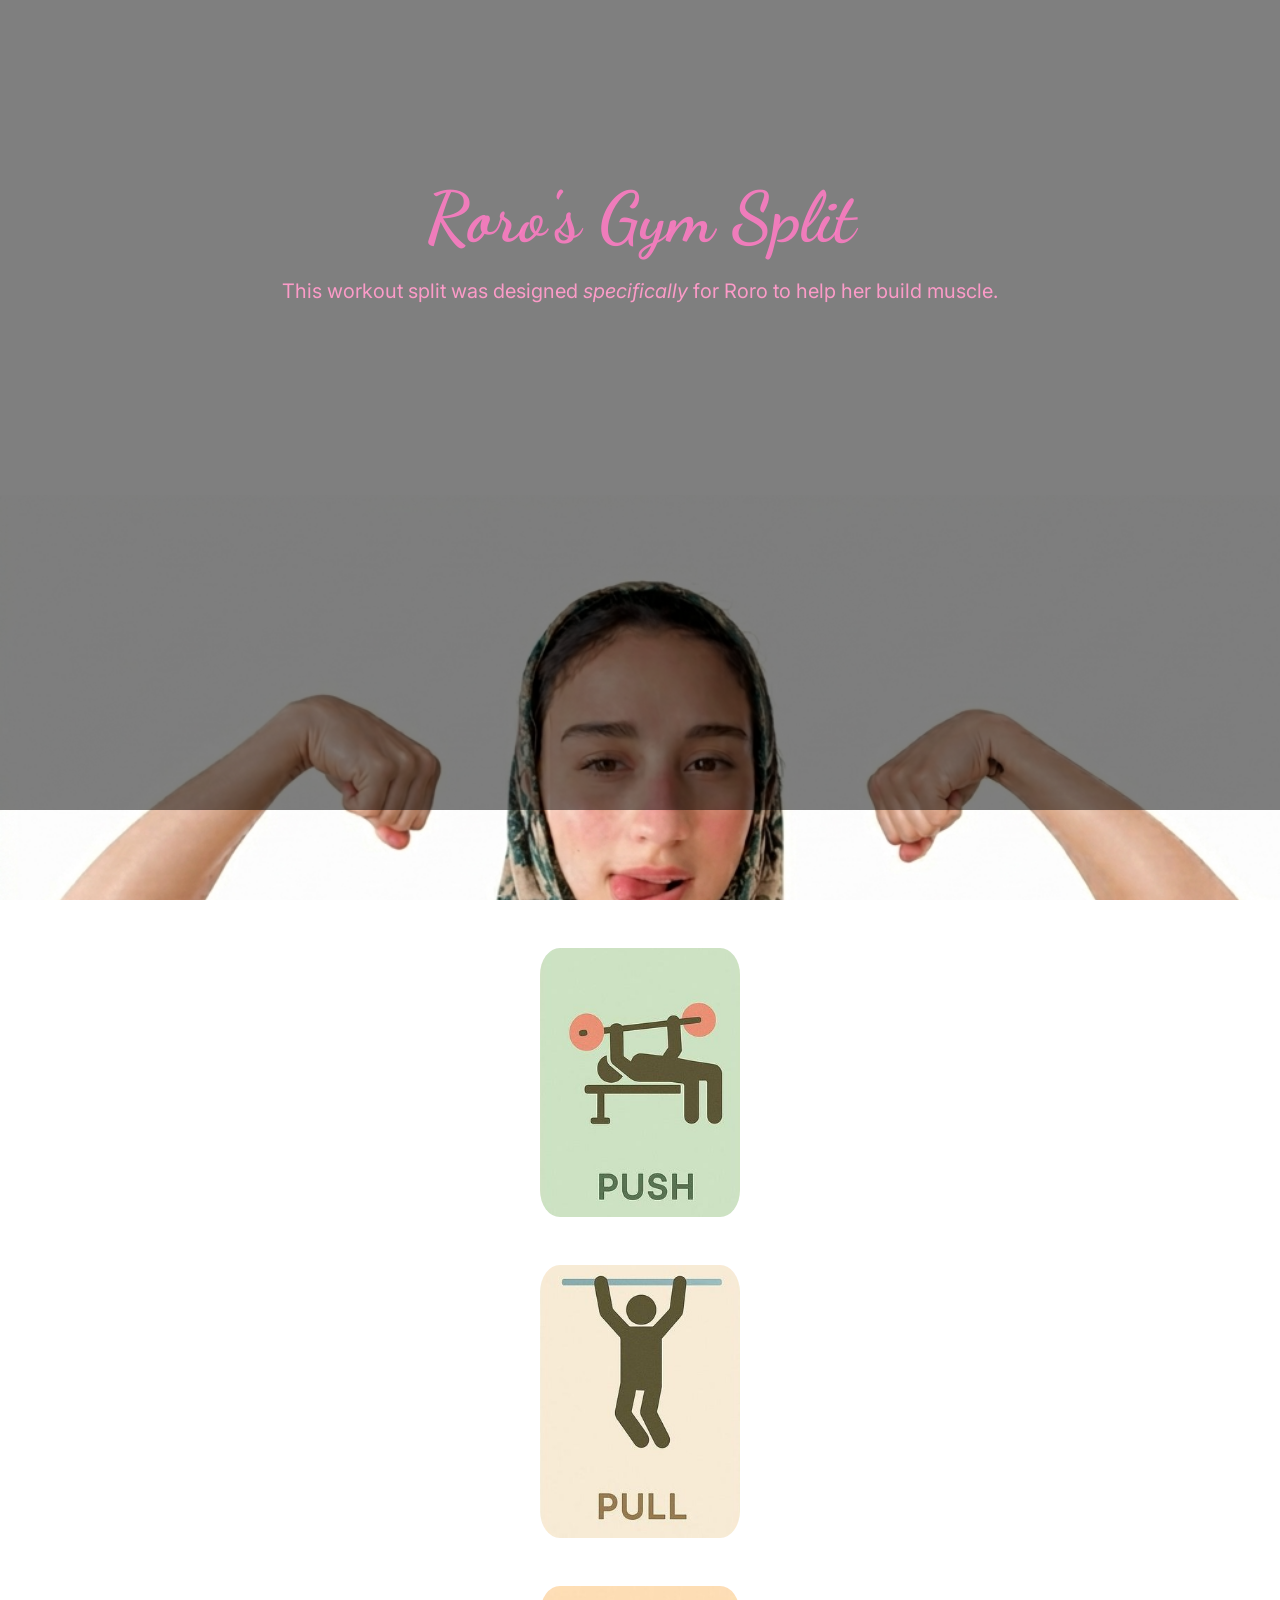
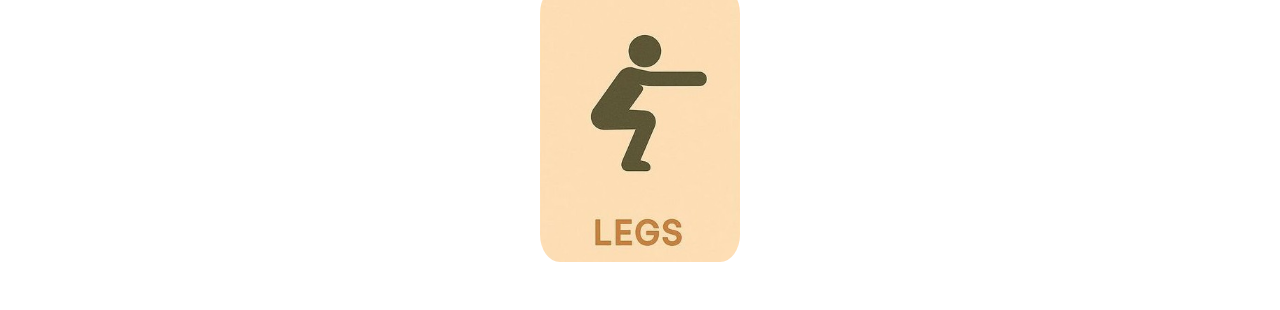
<file: index.html>
<!doctype html>
<html lang="en">
  <head>
    <meta charset="UTF-8" />
    <meta name="viewport" content="width=device-width, initial-scale=1.0" />
    <title>Roro split</title>
    <link rel="stylesheet" href="./CSS/bootstrap.min.css" />
    <link rel="stylesheet" href="./CSS/main.css" />
    <link rel="stylesheet" href="./CSS/all.min.css" />
    <link rel="preconnect" href="https://fonts.googleapis.com" />
    <link rel="preconnect" href="https://fonts.gstatic.com" crossorigin />
    <link
      href="https://fonts.googleapis.com/css2?family=Dancing+Script:wght@400..700&family=Inter:ital,opsz,wght@0,14..32,100..900;1,14..32,100..900&family=Roboto:ital,wght@0,100..900;1,100..900&display=swap"
      rel="stylesheet" />
  </head>
  <body>
    <header class="hero vh-100 d-flex justify-content-center align-items-start">
      <img
        src="./Images/Gemini_Generated_Image_e8m8rne8m8rne8m8.png"
        alt="roro"
        class="hero-img" />
      <div class="overlay"></div>
      <div class="content">
        <h1 class="text-center mt-5">Roro's Gym Split</h1>
        <p class="text-center fs-5 mt-3">
          This workout split was designed
          <span class="fst-italic">specifically</span> for Roro to help her
          build muscle.
        </p>
      </div>
    </header>

    <div class="container">
      <div class="inner my-5">
        <div class="buttons d-flex flex-column align-items-center gap-5 mb-4">
          <div class="push-button">
            <img
              src="./Images/Push.jpg"
              alt="push"
              id="push"
              style="cursor: pointer" />
          </div>
          <div class="pull-button">
            <img
              src="./Images/Pull.jpg"
              alt="pull"
              id="pull"
              style="cursor: pointer" />
          </div>
          <div class="legs-button">
            <img
              src="./Images/Legs.jpg"
              alt="legs"
              id="legs"
              style="cursor: pointer" />
          </div>
        </div>
      </div>
    </div>

    <script src="./JS/main.js"></script>
  </body>
</html>
</file>
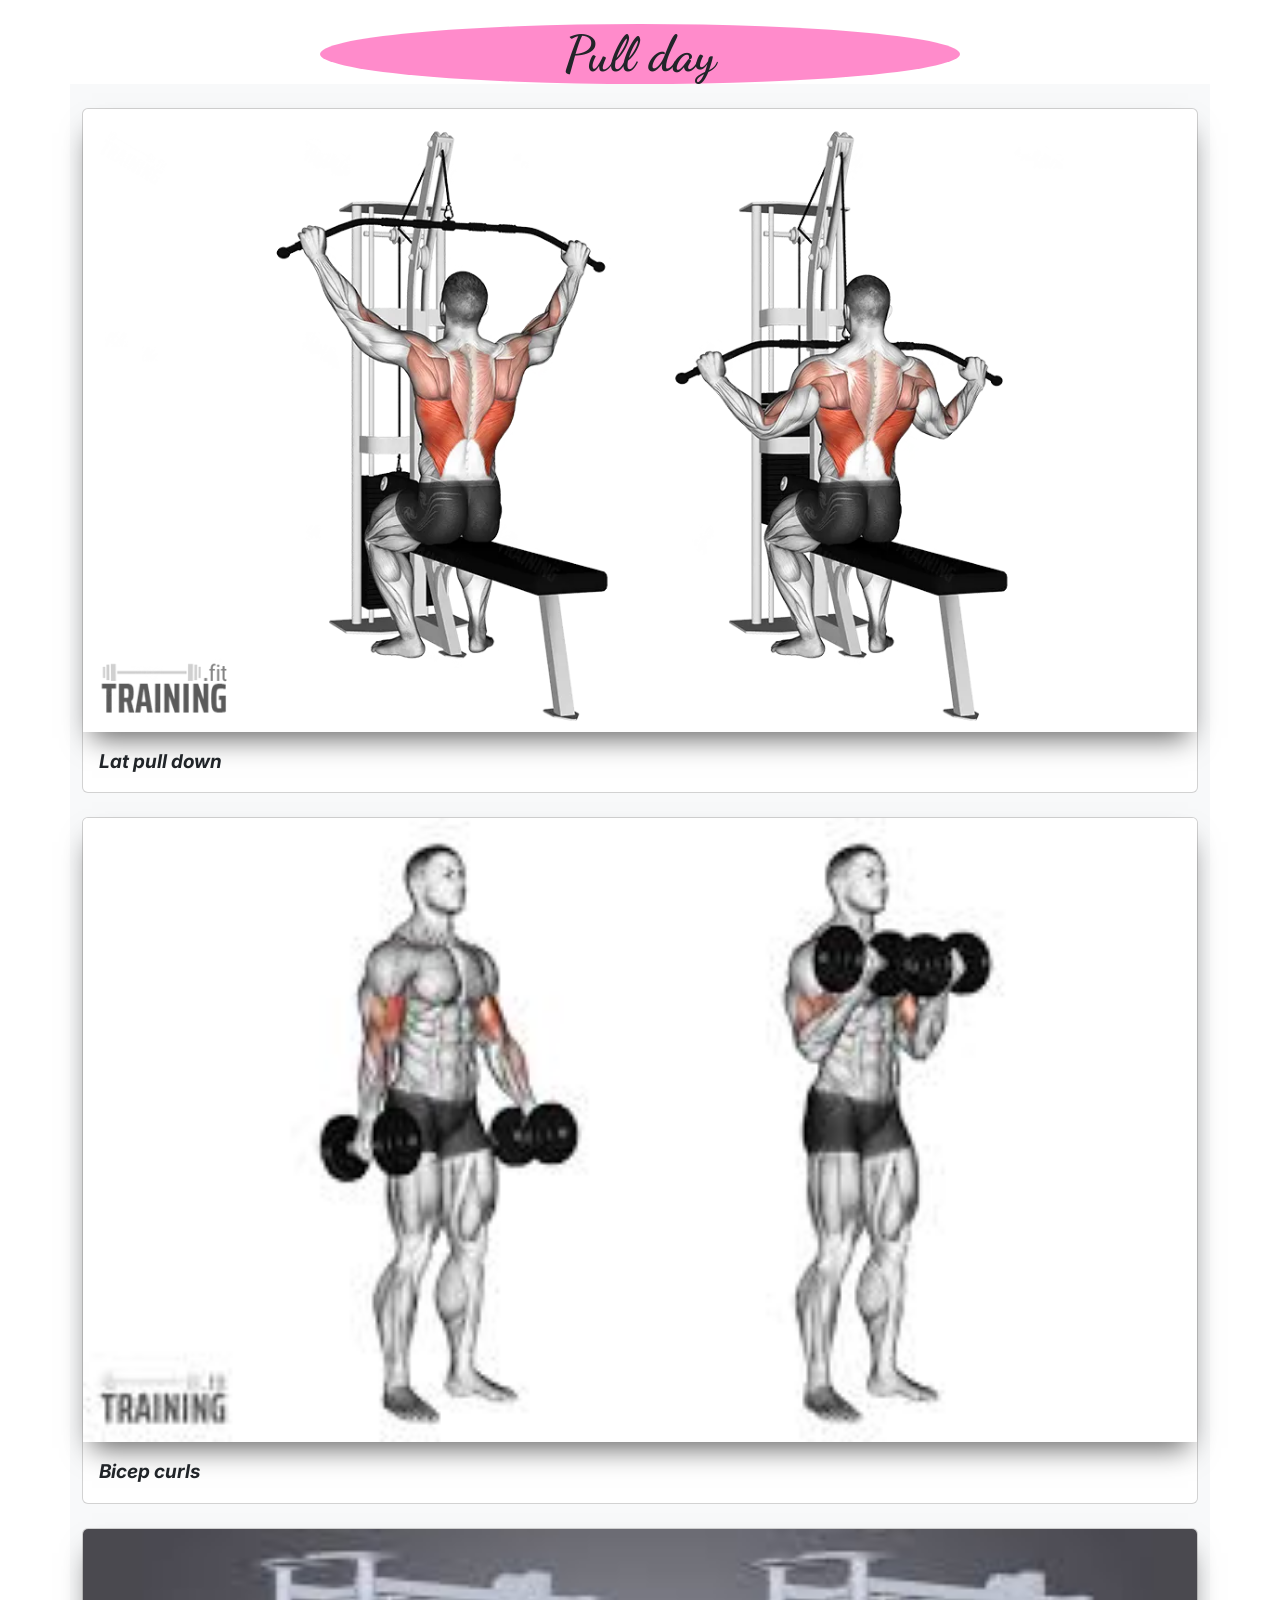
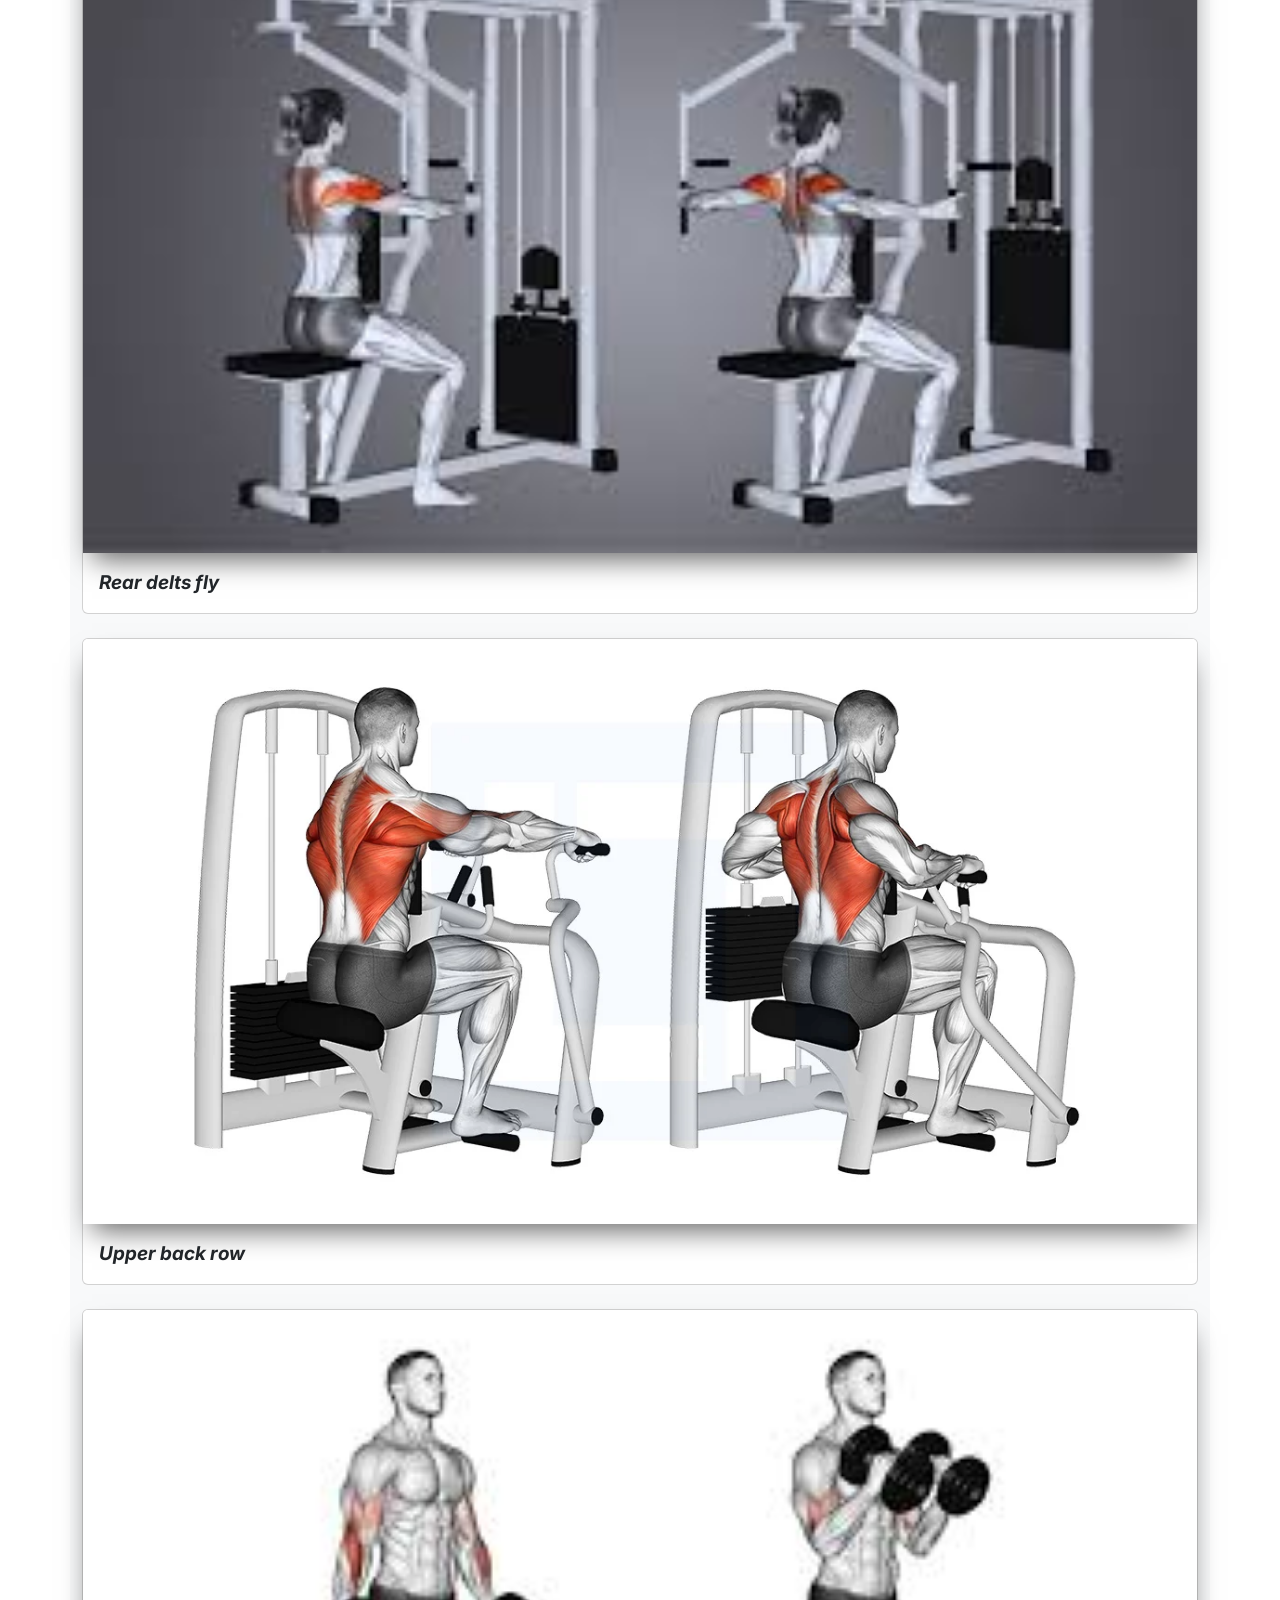
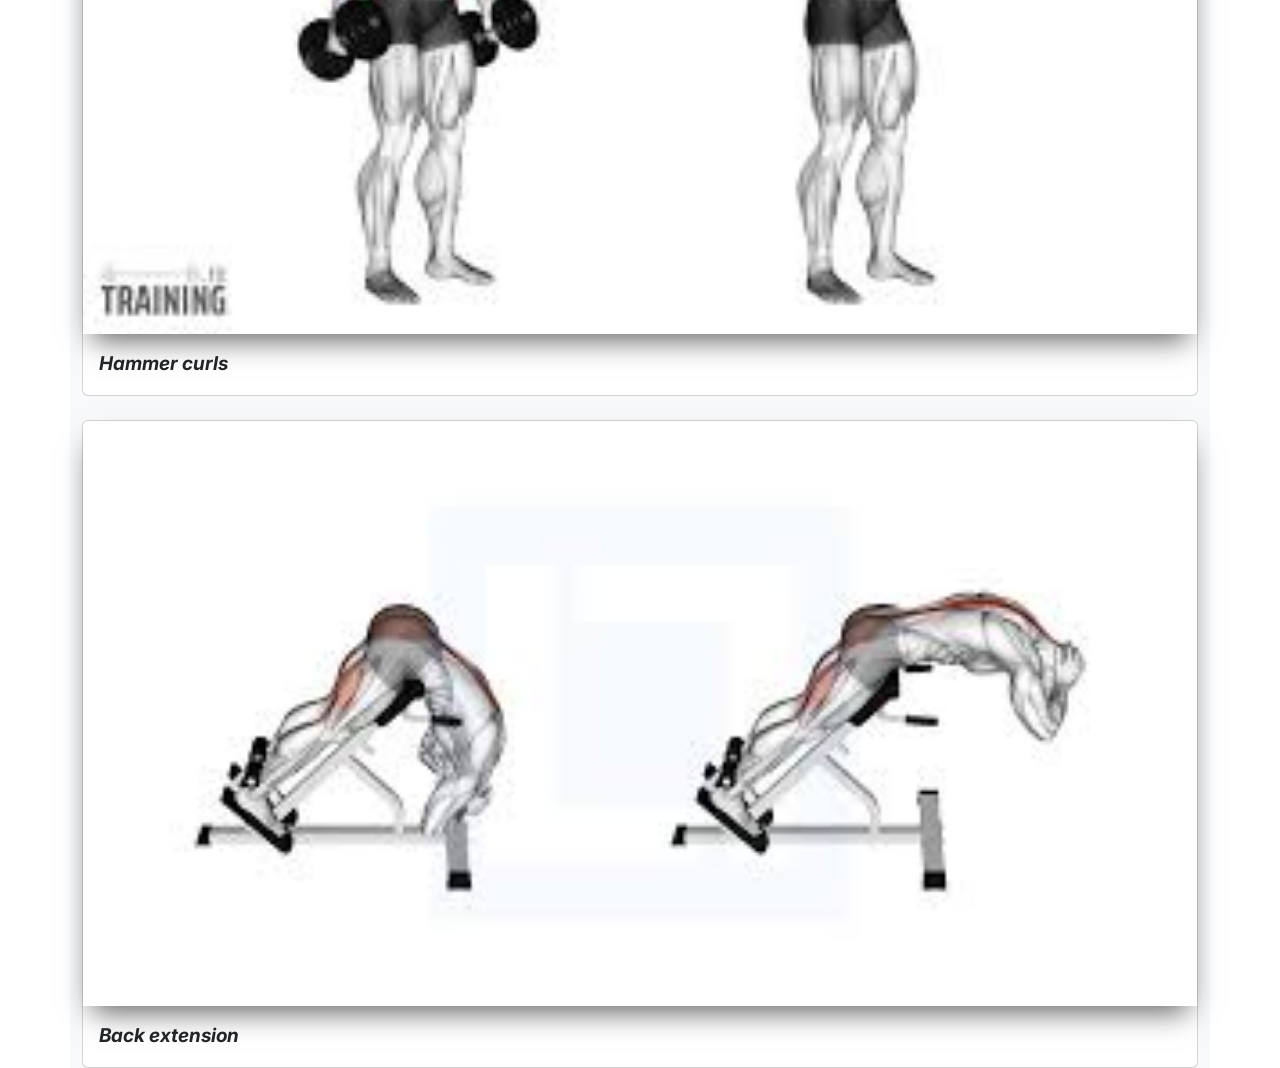
<file: pull.html>
<!doctype html>
<html lang="en">
  <head>
    <meta charset="UTF-8" />
    <meta name="viewport" content="width=device-width, initial-scale=1.0" />
    <title>Roro split</title>
    <link rel="stylesheet" href="./CSS/bootstrap.min.css" />
    <link rel="stylesheet" href="./CSS/pull.css" />
    <link rel="stylesheet" href="./CSS/all.min.css" />
    <link rel="preconnect" href="https://fonts.googleapis.com" />
    <link rel="preconnect" href="https://fonts.gstatic.com" crossorigin />
    <link
      href="https://fonts.googleapis.com/css2?family=Dancing+Script:wght@400..700&family=Inter:ital,opsz,wght@0,14..32,100..900;1,14..32,100..900&family=Roboto:ital,wght@0,100..900;1,100..900&display=swap"
      rel="stylesheet" />
  </head>
  <body>
    <h1 class="text-center mx-auto my-4">Pull day</h1>

    <div class="container bg-light">
      <div class="row g-4">
        <div class="col-12">
          <div class="inner">
              <div class="card">
                  <img src="./Images/lats.webp" class="card-img-top" alt="..." />
                  <div class="card-body">
                  <p class="card-text">Lat pull down</p>
              </div>
            </div>
          </div>
        </div>
        <div class="col-12">
          <div class="inner">
            <div class="card">
              <img
                src="./Images/bi.jpg"
                class="card-img-top"
                alt="..." />
              <div class="card-body">
                <p class="card-text">Bicep curls</p>
              </div>
            </div>
          </div>
        </div>
        <div class="col-12">
          <div class="inner">
            <div class="card">
              <img
                src="./Images/rear.jpg"
                class="card-img-top"
                alt="..." />
              <div class="card-body">
                <p class="card-text">Rear delts fly</p>
              </div>
            </div>
          </div>
        </div>
        <div class="col-12">
          <div class="inner">
            <div class="card">
              <img
                src="./Images/upper back.webp"
                class="card-img-top"
                alt="..." />
              <div class="card-body">
                <p class="card-text">Upper back row</p>
              </div>
            </div>
          </div>
        </div>
        <div class="col-12">
          <div class="inner">
            <div class="card">
              <img
                src="./Images/hammer.jpg"
                class="card-img-top"
                alt="..." />
              <div class="card-body">
                <p class="card-text">Hammer curls</p>
              </div>
            </div>
          </div>
        </div>
        <div class="col-12">
          <div class="inner">
            <div class="card">
              <img
                src="./Images/back ex.jpg"
                class="card-img-top"
                alt="..." />
              <div class="card-body">
                <p class="card-text">Back extension</p>
              </div>
            </div>
          </div>
        </div>

    <script src="./JS/main.js"></script>
  </body>
</html>
</file>
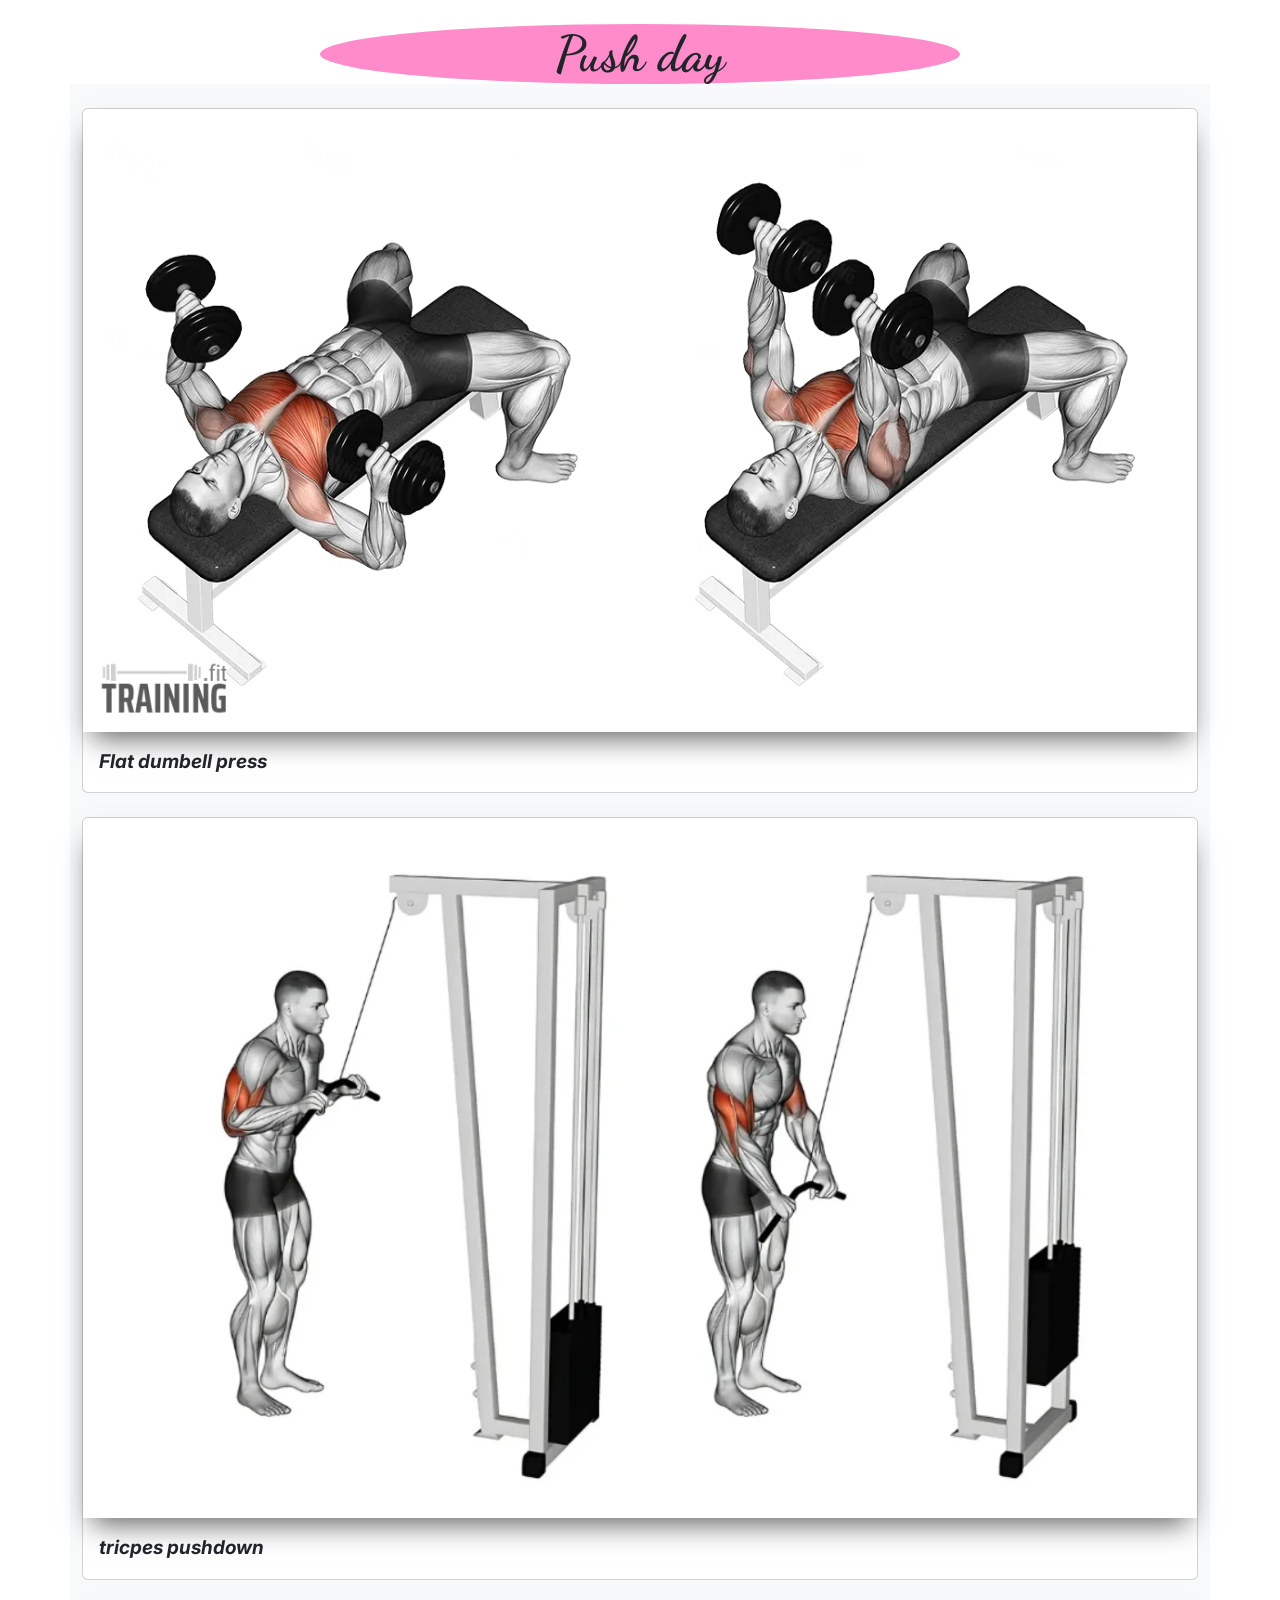
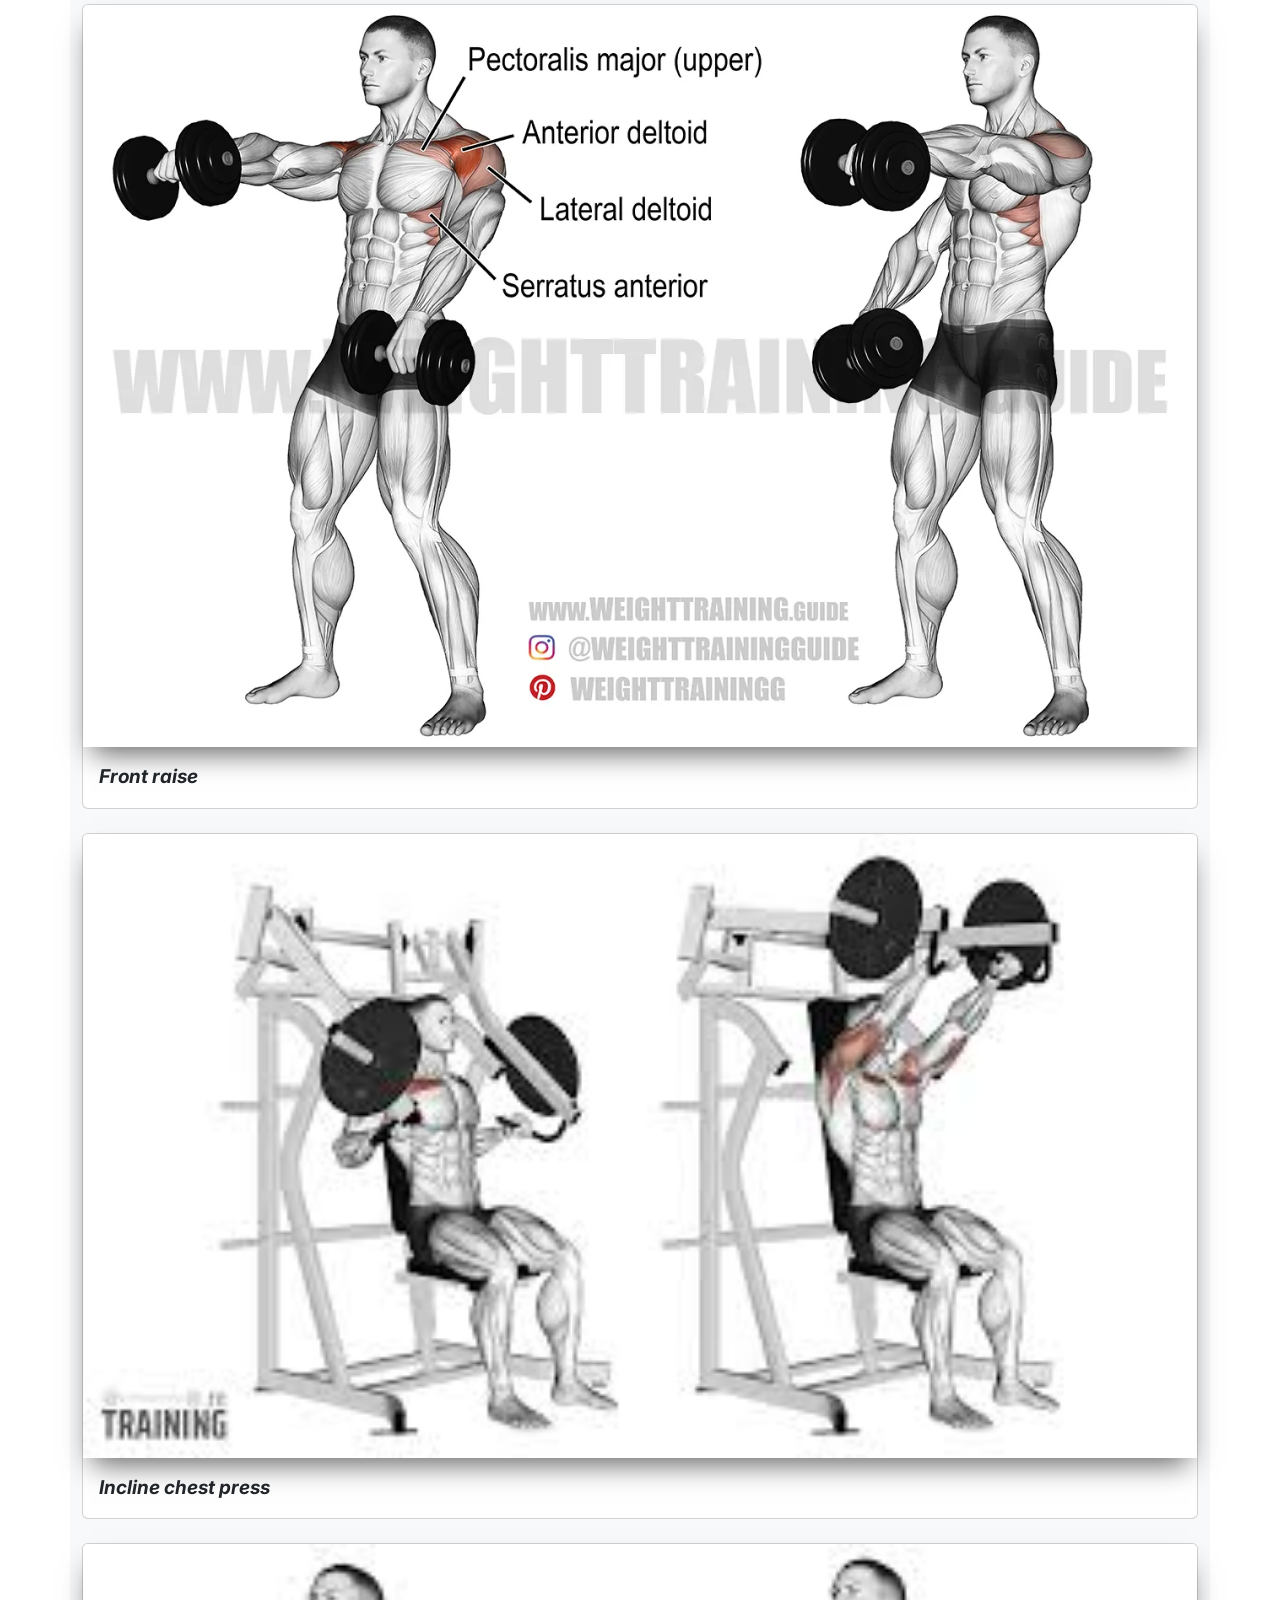
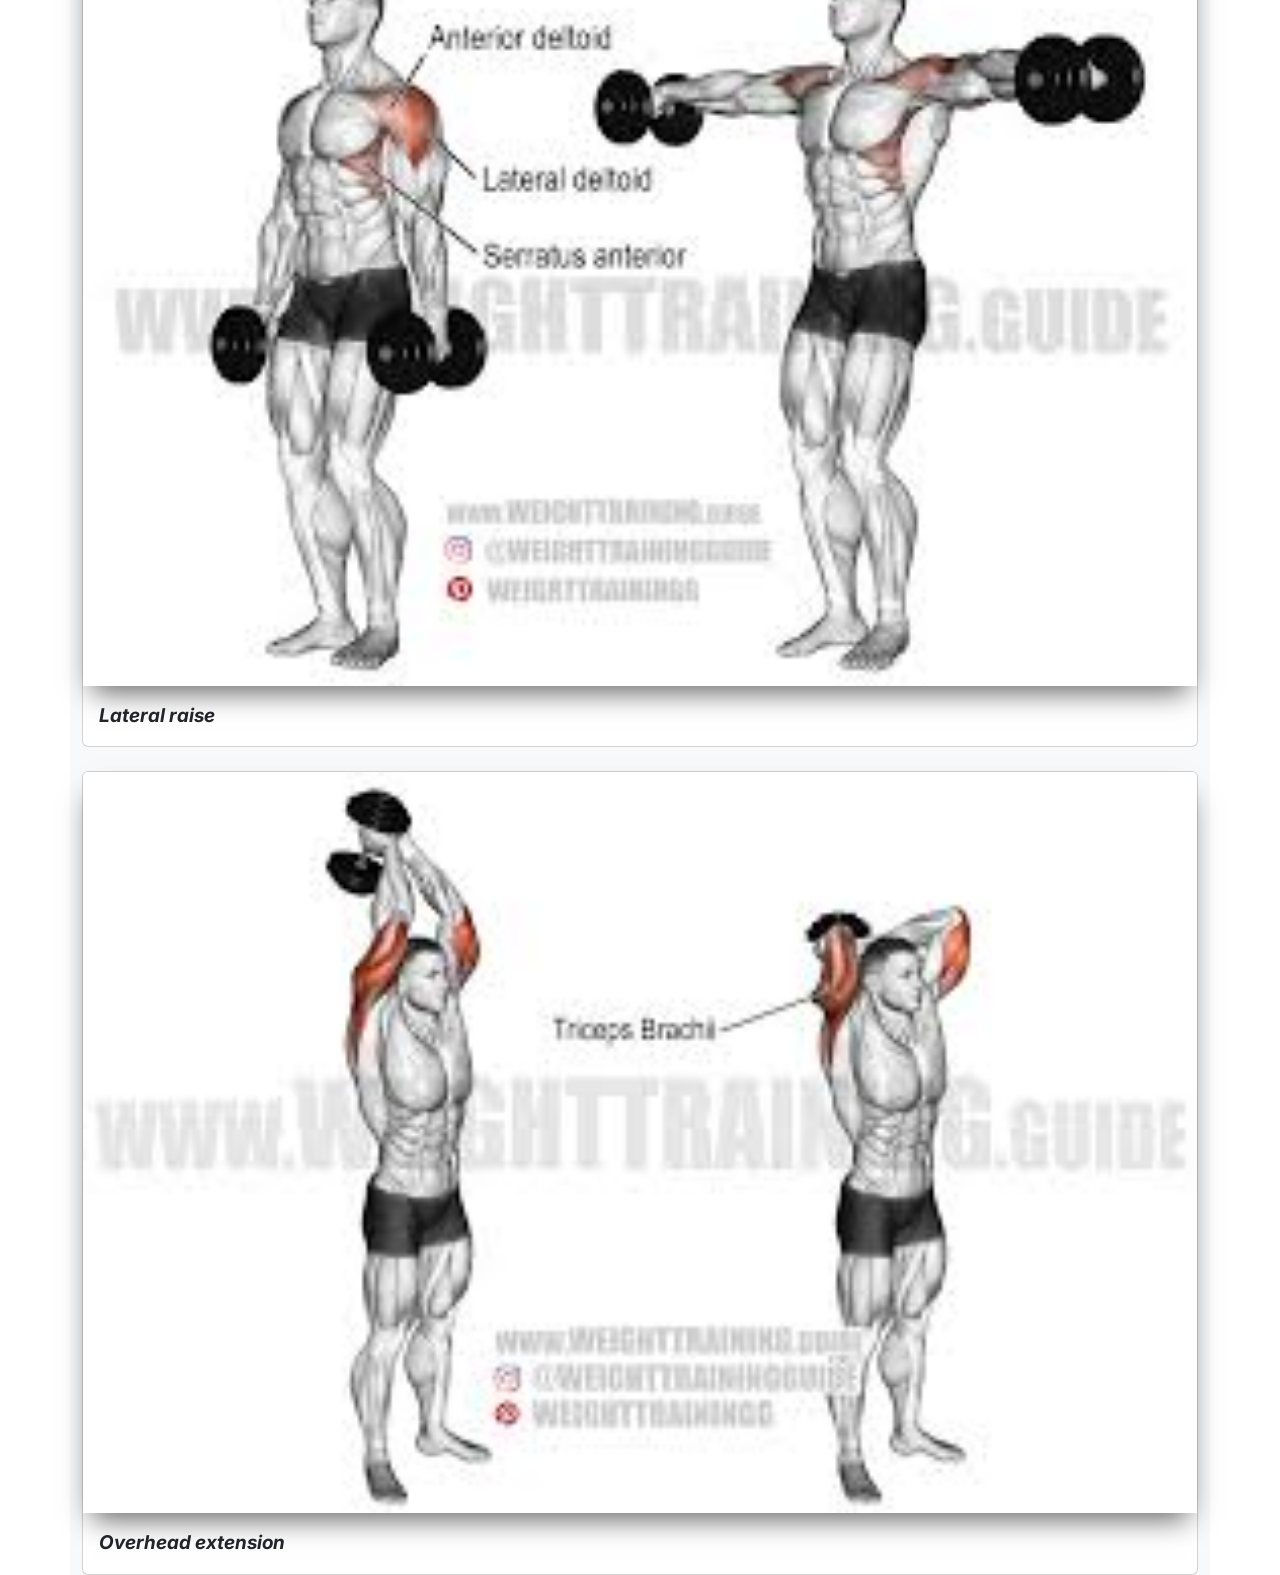
<file: push.html>
<!doctype html>
<html lang="en">
  <head>
    <meta charset="UTF-8" />
    <meta name="viewport" content="width=device-width, initial-scale=1.0" />
    <title>Roro split</title>
    <link rel="stylesheet" href="./CSS/bootstrap.min.css" />
    <link rel="stylesheet" href="./CSS/push.css" />
    <link rel="stylesheet" href="./CSS/all.min.css" />
    <link rel="preconnect" href="https://fonts.googleapis.com" />
    <link rel="preconnect" href="https://fonts.gstatic.com" crossorigin />
    <link
      href="https://fonts.googleapis.com/css2?family=Dancing+Script:wght@400..700&family=Inter:ital,opsz,wght@0,14..32,100..900;1,14..32,100..900&family=Roboto:ital,wght@0,100..900;1,100..900&display=swap"
      rel="stylesheet" />
  </head>
  <body>
    <h1 class="text-center mx-auto my-4">Push day</h1>

    <div class="container bg-light">
      <div class="row g-4">
        <div class="col-12">
          <div class="inner">
              <div class="card">
                  <img src="./Images/flat dp.webp" class="card-img-top" alt="..." />
                  <div class="card-body">
                  <p class="card-text">Flat dumbell press</p>
              </div>
            </div>
          </div>
        </div>
        <div class="col-12">
          <div class="inner">
            <div class="card">
              <img
                src="./Images/Tricep-pushdown-movement_ddb8dbd8-566d-4f55-99e0-36c35790234a_1224x.webp"
                class="card-img-top"
                alt="..." />
              <div class="card-body">
                <p class="card-text">tricpes pushdown</p>
              </div>
            </div>
          </div>
        </div>
        <div class="col-12">
          <div class="inner">
            <div class="card">
              <img
                src="./Images/Dumbbell-Standing-Alternate-Front-Raise-resized.webp"
                class="card-img-top"
                alt="..." />
              <div class="card-body">
                <p class="card-text">Front raise</p>
              </div>
            </div>
          </div>
        </div>
        <div class="col-12">
          <div class="inner">
            <div class="card">
              <img
                src="./Images/incl mch.jpg"
                class="card-img-top"
                alt="..." />
              <div class="card-body">
                <p class="card-text">Incline chest press</p>
              </div>
            </div>
          </div>
        </div>
        <div class="col-12">
          <div class="inner">
            <div class="card">
              <img
                src="./Images/lateral raises.jpg"
                class="card-img-top"
                alt="..." />
              <div class="card-body">
                <p class="card-text">Lateral raise</p>
              </div>
            </div>
          </div>
        </div>
        <div class="col-12">
          <div class="inner">
            <div class="card">
              <img
                src="./Images/tri dumb.jpg"
                class="card-img-top"
                alt="..." />
              <div class="card-body">
                <p class="card-text">Overhead extension</p>
              </div>
            </div>
          </div>
        </div>

    <script src="./JS/main.js"></script>
  </body>
</html>
</file>
<file: CSS/main.css>
:root {
  --heading-font: "Dancing Script";
  --main-font: "Roboto", sans-serif;
  --secondry-font: "Inter", sans-serif;
}

/* header {
  background:
    linear-gradient(rgba(0, 0, 0, 0.6)),
    url(../Images/Gemini_Generated_Image_e8m8rne8m8rne8m8.png);
  background-size: contain;
  background-repeat: no-repeat;
  background-position: bottom;
} */
.hero {
  position: relative;
  height: 100vh;
  overflow: hidden;
}

.hero-img {
  width: 100%;
  object-fit: cover;
  position: absolute;
  top: 55%;
}

.overlay {
  position: absolute;
  top: 0;
  left: 0;
  width: 100%;
  height: 90%;
  background: rgba(0, 0, 0, 0.5);
}

.content {
  position: absolute;
  top: 25%;
  left: 50%;
  transform: translate(-50%, -50%);
  text-align: center;
  width: 100%;
}

header div h1 {
  font-family: var(--heading-font);
  font-weight: 700;
  font-size: 70px;
  color: rgba(255, 124, 196, 0.877);
}
header div p {
  font-family: var(--secondry-font);
  color: rgb(252, 155, 200);
}

.buttons img {
  width: 200px;
  transition: 100ms ease-in-out;
  border-radius: 10%;
}

.buttons img:hover {
  width: 220px;
  box-shadow: 0px 0px 72px -16px rgba(0, 0, 0, 0.59);
  -webkit-box-shadow: 0px 0px 72px -16px rgba(0, 0, 0, 0.59);
  -moz-box-shadow: 0px 0px 72px -16px rgba(0, 0, 0, 0.59);
}
</file>
<file: CSS/pull.css>
:root {
  --heading-font: "Dancing Script";
  --main-font: "Roboto", sans-serif;
  --secondry-font: "Inter", sans-serif;
}

h1 {
  font-family: var(--heading-font);
  font-weight: 700;
  font-size: 50px;
  background-color: rgba(255, 124, 196, 0.877);
  width: 50%;
  border-radius: 50%;
}

p {
  font-family: var(--secondry-font);
  font-size: 19px;
  font-weight: bold;
  font-style: italic;
}

img {
  box-shadow: 0px 15px 27px -9px rgba(0, 0, 0, 0.62);
  -webkit-box-shadow: 0px 15px 27px -9px rgba(0, 0, 0, 0.62);
  -moz-box-shadow: 0px 15px 27px -9px rgba(0, 0, 0, 0.62);
}
</file>
<file: CSS/push.css>
:root {
  --heading-font: "Dancing Script";
  --main-font: "Roboto", sans-serif;
  --secondry-font: "Inter", sans-serif;
}

h1 {
  font-family: var(--heading-font);
  font-weight: 700;
  font-size: 50px;
  background-color: rgba(255, 124, 196, 0.877);
  width: 50%;
  border-radius: 50%;
}

p {
  font-family: var(--secondry-font);
  font-size: 19px;
  font-weight: bold;
  font-style: italic;
}

img {
  box-shadow: 0px 15px 27px -9px rgba(0, 0, 0, 0.62);
  -webkit-box-shadow: 0px 15px 27px -9px rgba(0, 0, 0, 0.62);
  -moz-box-shadow: 0px 15px 27px -9px rgba(0, 0, 0, 0.62);
}
</file>
